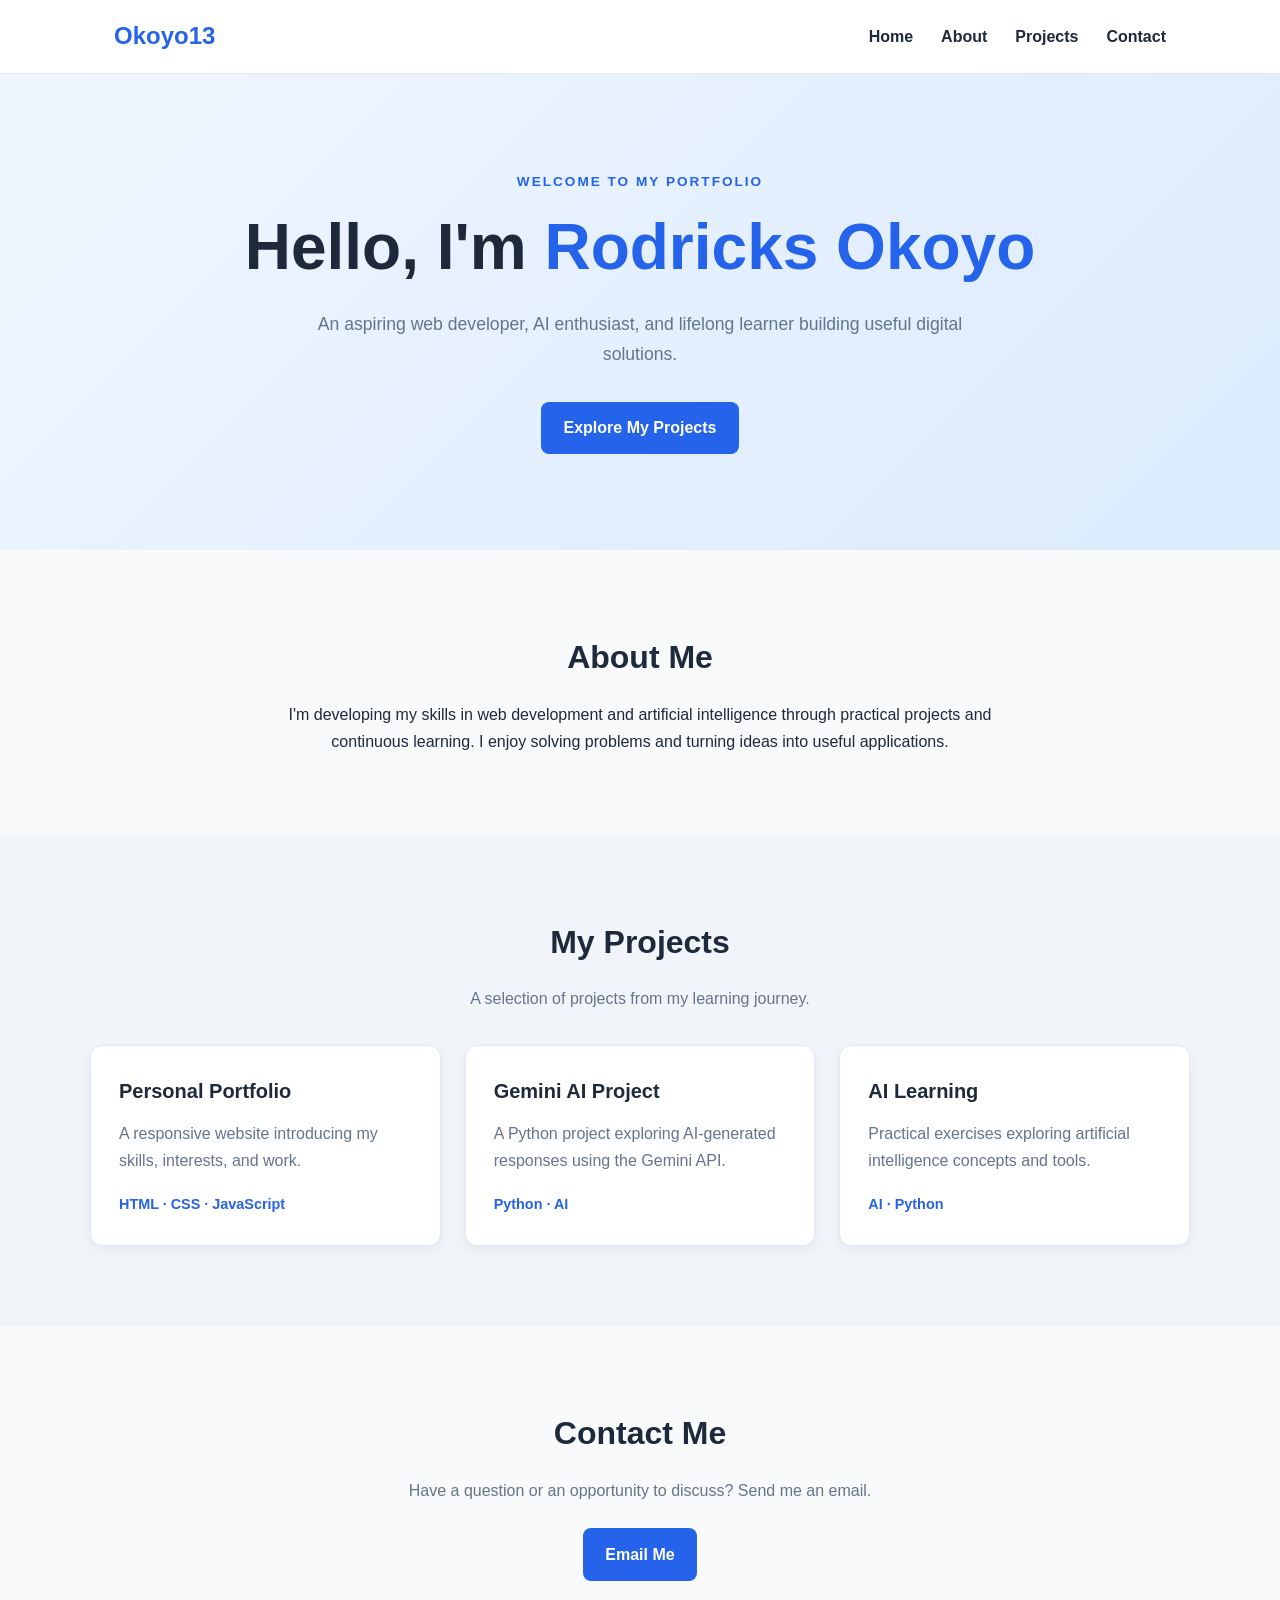
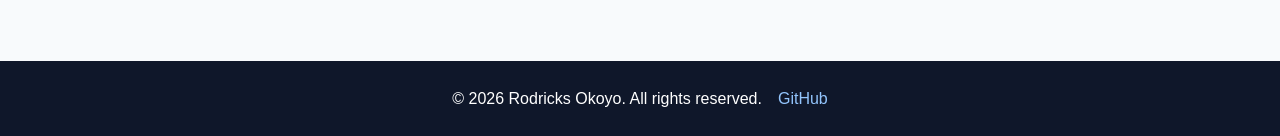
<file: index.html>
﻿<!DOCTYPE html>
<html lang="en">
<head>
    <meta charset="UTF-8">
    <meta name="viewport" content="width=device-width, initial-scale=1.0">
    <meta http-equiv="refresh" content="0; url=./src/index.html">
    <title>Redirecting to My Portfolio</title>
</head>
<body>
    <p>Redirecting to my portfolio...</p>
    <p><a href="./src/index.html">Click here if you are not redirected.</a></p>
</body>
</html>
</file>
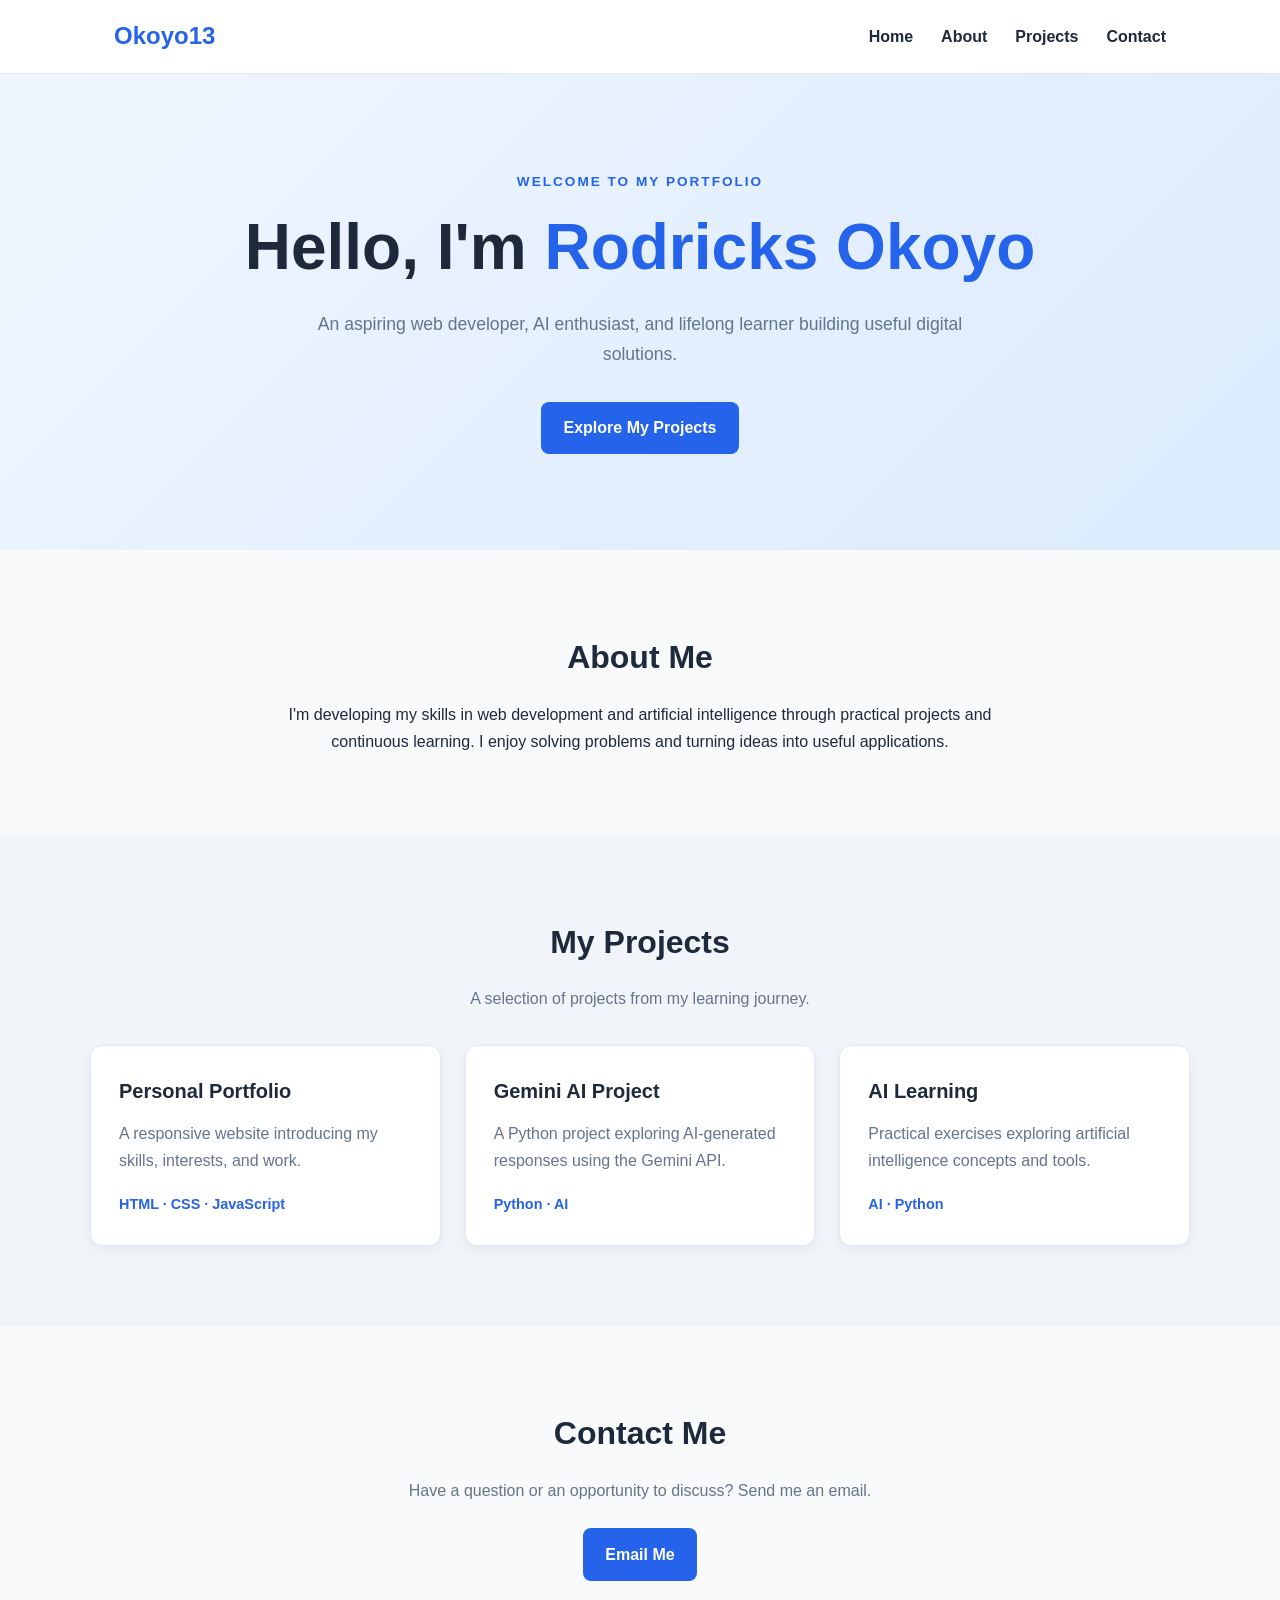
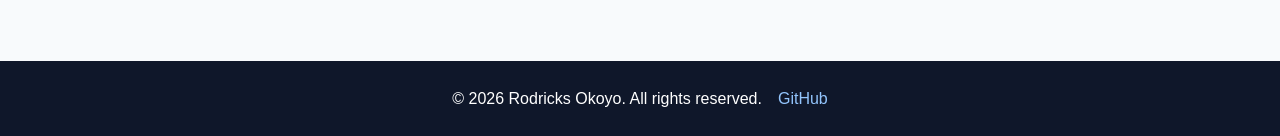
<file: src/index.html>
﻿<!doctype html>
<html lang="en">
  <head>
    <meta charset="UTF-8" />
    <meta name="viewport" content="width=device-width, initial-scale=1.0" />
    <meta
      name="description"
      content="Personal portfolio of Rodricks Okoyo, web developer and AI enthusiast."
    />
    <title>Rodricks Okoyo | Portfolio</title>
    <link rel="stylesheet" href="css/style.css" />
    <script src="js/script.js" defer></script>
  </head>
  <body>
    <header>
      <nav class="navbar" aria-label="Main navigation">
        <a class="logo" href="#home">Okoyo13</a>
        <button
          class="menu-toggle"
          id="menu-toggle"
          aria-label="Toggle navigation"
          aria-expanded="false"
        >
          ☰
        </button>
        <ul class="nav-links" id="nav-links">
          <li><a href="#home">Home</a></li>
          <li><a href="#about">About</a></li>
          <li><a href="#projects">Projects</a></li>
          <li><a href="#contact">Contact</a></li>
        </ul>
      </nav>
    </header>

    <main>
      <section class="hero" id="home">
        <p class="eyebrow">WELCOME TO MY PORTFOLIO</p>
        <h1>Hello, I'm <span>Rodricks Okoyo</span></h1>
        <p class="hero-description">
          An aspiring web developer, AI enthusiast, and lifelong learner
          building useful digital solutions.
        </p>
        <a class="button" href="#projects">Explore My Projects</a>
      </section>

      <section class="section" id="about">
        <h2>About Me</h2>
        <p>
          I'm developing my skills in web development and artificial
          intelligence through practical projects and continuous learning. I
          enjoy solving problems and turning ideas into useful applications.
        </p>
      </section>

      <section class="section projects" id="projects">
        <h2>My Projects</h2>
        <p class="section-intro">
          A selection of projects from my learning journey.
        </p>

        <div class="project-grid">
          <article class="project-card">
            <h3>Personal Portfolio</h3>
            <p>
              A responsive website introducing my skills, interests, and work.
            </p>
            <span>HTML · CSS · JavaScript</span>
          </article>

          <article class="project-card">
            <h3>Gemini AI Project</h3>
            <p>
              A Python project exploring AI-generated responses using the Gemini
              API.
            </p>
            <span>Python · AI</span>
          </article>

          <article class="project-card">
            <h3>AI Learning</h3>
            <p>
              Practical exercises exploring artificial intelligence concepts and
              tools.
            </p>
            <span>AI · Python</span>
          </article>
        </div>
      </section>

      <section class="section contact" id="contact">
        <h2>Contact Me</h2>
        <p>Have a question or an opportunity to discuss? Send me an email.</p>

        <a
          class="button"
          href="https://mail.google.com/mail/?view=cm&fs=1&to=okoyorodricks@gmail.com"
          target="_blank"
          rel="noopener noreferrer"
        >
          Email Me
        </a>
      </section>
    </main>

    <footer>
      <p>
        &copy; <span id="year">2026</span> Rodricks Okoyo. All rights reserved.
      </p>
      <a
        href="https://github.com/okoyo13"
        target="_blank"
        rel="noopener noreferrer"
        >GitHub</a
      >
    </footer>
  </body>
</html>
</file>
<file: src/css/style.css>
﻿/* General styles */
* {
  box-sizing: border-box;
  margin: 0;
  padding: 0;
}

:root {
  --primary: #2563eb;
  --primary-dark: #1d4ed8;
  --background: #f8fafc;
  --surface: #ffffff;
  --text: #1e293b;
  --muted: #64748b;
  --border: #e2e8f0;
}

html {
  scroll-behavior: smooth;
  scroll-padding-top: 80px;
}

body {
  font-family: Arial, Helvetica, sans-serif;
  line-height: 1.7;
  color: var(--text);
  background: var(--background);
}

a {
  color: inherit;
  text-decoration: none;
}

a:focus-visible,
button:focus-visible {
  outline: 3px solid #f59e0b;
  outline-offset: 4px;
}

/* Navigation */
header {
  position: sticky;
  top: 0;
  z-index: 10;
  background: var(--surface);
  border-bottom: 1px solid var(--border);
}

.navbar {
  max-width: 1100px;
  min-height: 72px;
  margin: 0 auto;
  padding: 1rem 1.5rem;
  display: flex;
  align-items: center;
  justify-content: space-between;
  gap: 1rem;
}

.logo {
  font-size: 1.5rem;
  font-weight: 800;
  color: var(--primary);
}

.nav-links {
  list-style: none;
  display: flex;
  align-items: center;
  gap: 1.75rem;
}

.nav-links a {
  font-weight: 600;
}

.nav-links a:hover {
  color: var(--primary);
}

.menu-toggle {
  display: none;
  padding: 0.4rem 0.7rem;
  border: 1px solid var(--border);
  border-radius: 6px;
  background: var(--surface);
  color: var(--text);
  font-size: 1.3rem;
  cursor: pointer;
}

/* Hero section */
.hero {
  min-height: 430px;
  padding: 6rem 1.5rem;
  display: flex;
  flex-direction: column;
  align-items: center;
  justify-content: center;
  text-align: center;
  background: linear-gradient(135deg, #eff6ff, #dbeafe);
}

.eyebrow {
  margin-bottom: 1rem;
  color: var(--primary);
  font-size: 0.85rem;
  font-weight: 800;
  letter-spacing: 2px;
}

.hero h1 {
  max-width: 850px;
  font-size: clamp(2.2rem, 6vw, 4rem);
  line-height: 1.2;
}

.hero h1 span {
  color: var(--primary);
}

.hero-description {
  max-width: 650px;
  margin: 1.5rem 0 2rem;
  color: var(--muted);
  font-size: 1.1rem;
}

.button {
  display: inline-block;
  padding: 0.8rem 1.4rem;
  border-radius: 8px;
  background: var(--primary);
  color: #ffffff;
  font-weight: 700;
  transition:
    background 0.2s ease,
    transform 0.2s ease;
}

.button:hover {
  background: var(--primary-dark);
  transform: translateY(-2px);
}
.contact .button {
  background-color: #2563eb;
  color: #ffffff;
}

.contact .button:hover {
  background-color: #1d4ed8;
}

/* Content sections */
.section {
  max-width: 1100px;
  margin: 0 auto;
  padding: 5rem 1.5rem;
}

.section h2 {
  margin-bottom: 1rem;
  font-size: 2rem;
  text-align: center;
}

.section > p {
  max-width: 750px;
  margin-right: auto;
  margin-left: auto;
  text-align: center;
}

.section-intro {
  margin-bottom: 2rem;
  color: var(--muted);
}

.projects {
  max-width: none;
  background: #f1f5f9;
}

.projects h2,
.projects .section-intro {
  max-width: 1100px;
  margin-right: auto;
  margin-left: auto;
}

.project-grid {
  max-width: 1100px;
  margin: 0 auto;
  display: grid;
  grid-template-columns: repeat(3, minmax(0, 1fr));
  gap: 1.5rem;
}

.project-card {
  padding: 1.75rem;
  border: 1px solid var(--border);
  border-radius: 12px;
  background: var(--surface);
  box-shadow: 0 4px 12px rgb(15 23 42 / 5%);
  transition:
    transform 0.2s ease,
    box-shadow 0.2s ease;
}

.project-card:hover {
  transform: translateY(-5px);
  box-shadow: 0 10px 25px rgb(15 23 42 / 10%);
}

.project-card h3 {
  margin-bottom: 0.75rem;
  font-size: 1.25rem;
}

.project-card p {
  margin-bottom: 1rem;
  color: var(--muted);
}

.project-card span {
  color: var(--primary);
  font-size: 0.9rem;
  font-weight: 700;
}

.contact {
  text-align: center;
}

.contact p {
  margin-bottom: 1.5rem;
  color: var(--muted);
}

/* Footer */
footer {
  padding: 1.5rem;
  display: flex;
  align-items: center;
  justify-content: center;
  flex-wrap: wrap;
  gap: 1rem;
  background: #0f172a;
  color: #ffffff;
  text-align: center;
}

footer a {
  color: #93c5fd;
}

footer a:hover {
  text-decoration: underline;
}

/* Responsive layout */
@media (max-width: 768px) {
  .navbar {
    flex-wrap: wrap;
  }

  .menu-toggle {
    display: block;
  }

  .nav-links {
    display: none;
    width: 100%;
    flex-direction: column;
    align-items: flex-start;
    gap: 0.75rem;
    padding-top: 0.75rem;
  }

  .nav-links.open {
    display: flex;
  }

  .project-grid {
    grid-template-columns: 1fr;
  }

  .hero {
    min-height: 380px;
    padding: 4rem 1.25rem;
  }

  .section {
    padding: 3.5rem 1.25rem;
  }
}

@media (prefers-reduced-motion: reduce) {
  html {
    scroll-behavior: auto;
  }

  *,
  *::before,
  *::after {
    transition-duration: 0.01ms !important;
    animation-duration: 0.01ms !important;
    animation-iteration-count: 1 !important;
  }
}
</file>
